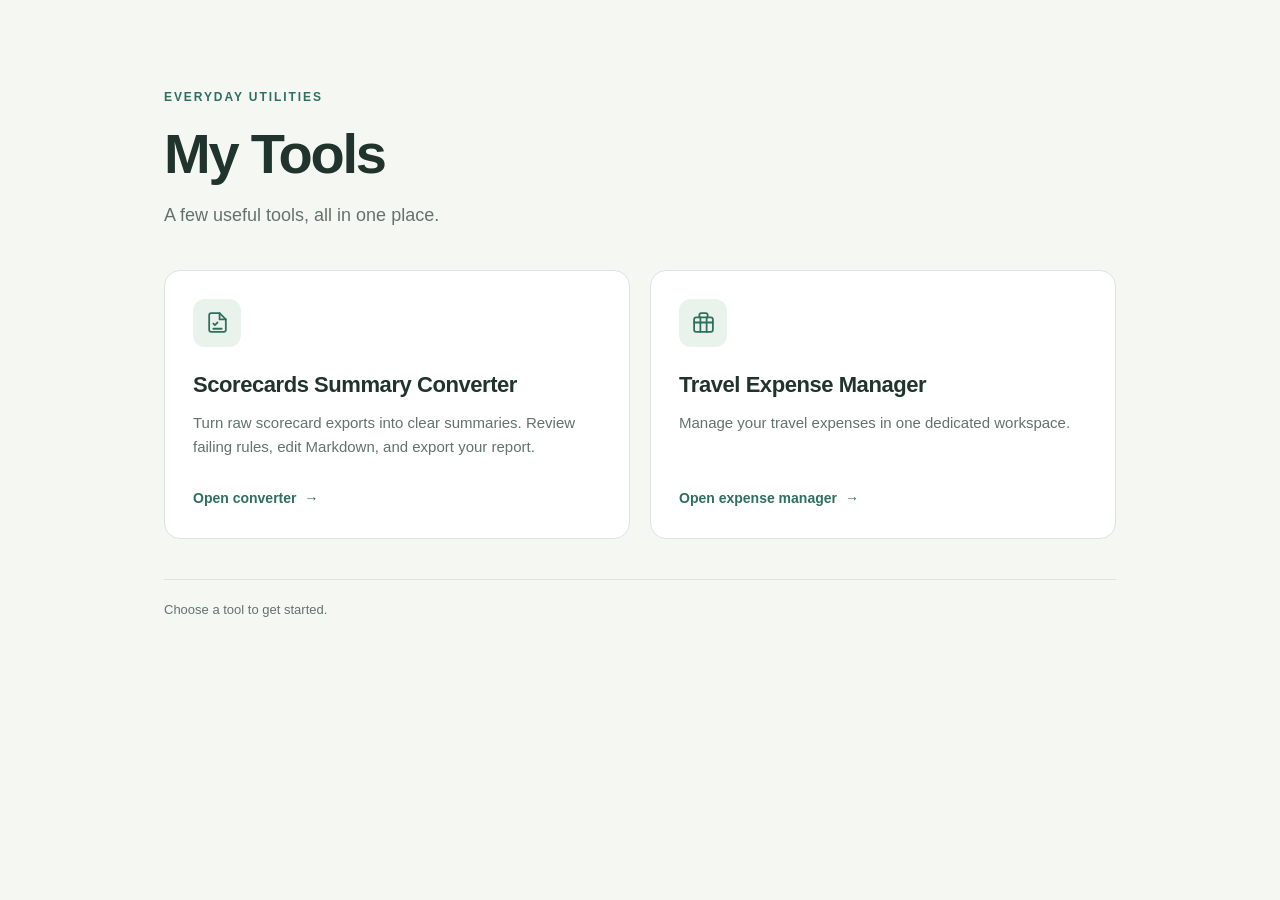
<file: index.html>
<!doctype html>
<html lang="en">
<head>
  <link rel="icon" type="image/png" href="./assets/favicon.png">
  <meta charset="utf-8">
  <meta name="viewport" content="width=device-width,initial-scale=1">
  <meta name="description" content="A collection of practical tools for everyday work.">
  <title>My Tools</title>
  <style>
    :root{color-scheme:light;--ink:#20332d;--muted:#63736b;--accent:#2f6f5e;--border:#dce4de}
    *{box-sizing:border-box}
    body{margin:0;background:#f5f7f3;color:var(--ink);font-family:-apple-system,BlinkMacSystemFont,"Segoe UI",sans-serif;line-height:1.6}
    main{max-width:1000px;margin:auto;padding:88px 24px 64px}
    .eyebrow{font-size:12px;font-weight:700;letter-spacing:.16em;text-transform:uppercase;color:var(--accent)}
    h1{font-size:clamp(36px,6vw,56px);line-height:1.1;letter-spacing:-.04em;margin:16px 0}
    .intro{font-size:18px;color:var(--muted);margin:0 0 40px}
    .tools{display:grid;grid-template-columns:repeat(2,minmax(0,1fr));gap:20px}
    .card{display:flex;flex-direction:column;padding:28px;border:1px solid var(--border);border-radius:16px;background:#fff;color:inherit;text-decoration:none;transition:transform .15s,border-color .15s,box-shadow .15s}
    .card:hover{transform:translateY(-3px);border-color:var(--accent);box-shadow:0 12px 28px #20332d0b}
    .card:focus-visible{outline:3px solid var(--accent);outline-offset:4px}
    .icon{width:48px;height:48px;display:grid;place-items:center;border-radius:12px;background:#eaf2ec;color:var(--accent);margin-bottom:24px}
    svg{width:25px;height:25px;fill:none;stroke:currentColor;stroke-width:1.7;stroke-linecap:round;stroke-linejoin:round}
    h2{font-size:22px;line-height:1.3;margin:0 0 12px;letter-spacing:-.02em}
    .card p{color:var(--muted);font-size:15px;margin:0 0 28px}
    .open{color:var(--accent);font-size:14px;font-weight:650;margin-top:auto;display:flex;align-items:center;gap:8px}
    footer{color:var(--muted);font-size:13px;margin-top:40px;padding-top:20px;border-top:1px solid var(--border)}
    @media(max-width:640px){main{padding:48px 20px}.tools{grid-template-columns:1fr}.card{padding:24px}}
    @media(prefers-reduced-motion:reduce){.card{transition:none}.card:hover{transform:none}}
  </style>
</head>
<body>
  <main>
    <header>
      <div class="eyebrow">Everyday utilities</div>
      <h1>My Tools</h1>
      <p class="intro">A few useful tools, all in one place.</p>
    </header>
    <nav class="tools" aria-label="Available tools">
      <a class="card" href="./scorecards-summary-converter/">
        <span class="icon" aria-hidden="true"><svg viewBox="0 0 24 24"><path d="M14 3H6a2 2 0 0 0-2 2v14a2 2 0 0 0 2 2h12a2 2 0 0 0 2-2V9z"/><path d="M14 3v6h6M8 13l1.5 1.5L12 12M8 18h8"/></svg></span>
        <h2>Scorecards Summary Converter</h2>
        <p>Turn raw scorecard exports into clear summaries. Review failing rules, edit Markdown, and export your report.</p>
        <span class="open">Open converter <span aria-hidden="true">→</span></span>
      </a>
      <a class="card" href="./travel-expense-manager/">
        <span class="icon" aria-hidden="true"><svg viewBox="0 0 24 24"><rect x="3" y="7" width="18" height="14" rx="2"/><path d="M8 7V5a2 2 0 0 1 2-2h4a2 2 0 0 1 2 2v2M3 12h18M9 7v14M15 7v14"/></svg></span>
        <h2>Travel Expense Manager</h2>
        <p>Manage your travel expenses in one dedicated workspace.</p>
        <span class="open">Open expense manager <span aria-hidden="true">→</span></span>
      </a>
    </nav>
    <footer>Choose a tool to get started.</footer>
  </main>
</body>
</html>
</file>
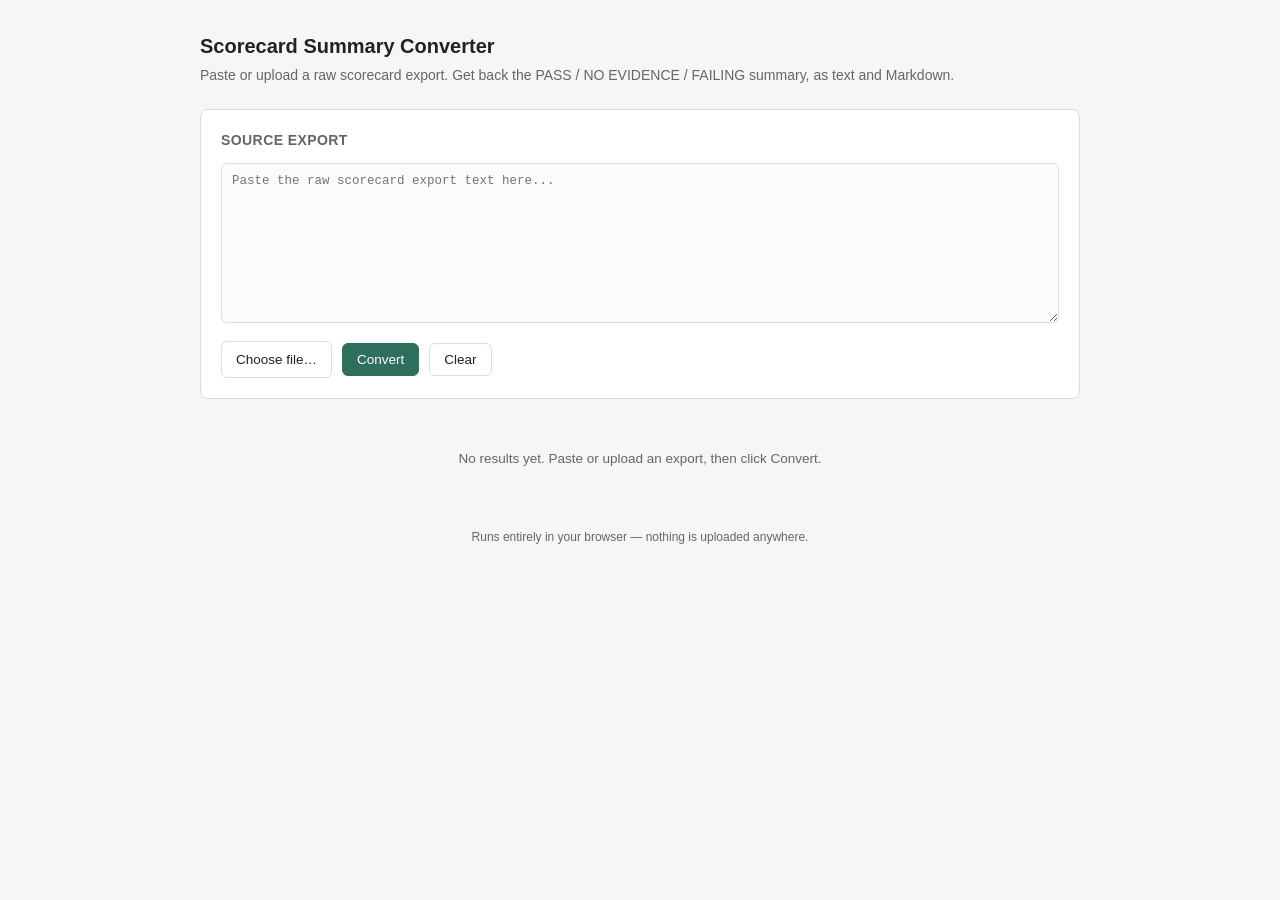
<file: scorecards-summary-converter/index.html>
<!DOCTYPE html>
<html lang="en">
<head>
<meta charset="UTF-8">
<meta name="viewport" content="width=device-width, initial-scale=1.0">
<title>Scorecard Summary Converter</title>
<style>
  :root {
    --bg: #f6f6f7;
    --panel: #ffffff;
    --border: #dcdde0;
    --text: #1f2328;
    --text-muted: #62666c;
    --accent: #2f6f5e;
    --accent-hover: #24564a;
    --fail-bg: #fdf1f0;
    --fail-border: #e6b3ae;
    --mono: ui-monospace, SFMono-Regular, Menlo, Consolas, "Liberation Mono", monospace;
    --sans: -apple-system, BlinkMacSystemFont, "Segoe UI", Helvetica, Arial, sans-serif;
  }
  * { box-sizing: border-box; }
  body {
    margin: 0;
    background: var(--bg);
    color: var(--text);
    font-family: var(--sans);
    line-height: 1.45;
  }
  .wrap {
    max-width: 920px;
    margin: 0 auto;
    padding: 32px 20px 80px;
  }
  h1 {
    font-size: 20px;
    font-weight: 600;
    margin: 0 0 4px;
  }
  .subtitle {
    color: var(--text-muted);
    font-size: 14px;
    margin: 0 0 24px;
  }
  .panel {
    background: var(--panel);
    border: 1px solid var(--border);
    border-radius: 8px;
    padding: 20px;
    margin-bottom: 20px;
  }
  .panel h2 {
    font-size: 14px;
    font-weight: 600;
    margin: 0 0 12px;
    text-transform: uppercase;
    letter-spacing: 0.03em;
    color: var(--text-muted);
  }
  textarea {
    width: 100%;
    min-height: 160px;
    resize: vertical;
    font-family: var(--mono);
    font-size: 12.5px;
    padding: 10px;
    border: 1px solid var(--border);
    border-radius: 6px;
    background: #fbfbfc;
    color: var(--text);
  }
  .controls {
    display: flex;
    align-items: center;
    gap: 10px;
    margin-top: 12px;
    flex-wrap: wrap;
  }
  button {
    font-family: var(--sans);
    font-size: 13.5px;
    font-weight: 500;
    padding: 8px 14px;
    border-radius: 6px;
    border: 1px solid var(--border);
    background: var(--panel);
    color: var(--text);
    cursor: pointer;
  }
  button:hover { background: #f0f0f1; }
  button.primary {
    background: var(--accent);
    border-color: var(--accent);
    color: #fff;
  }
  button.primary:hover { background: var(--accent-hover); }
  button:disabled {
    opacity: 0.5;
    cursor: not-allowed;
  }
  input[type="file"] { display: none; }
  .file-label {
    font-size: 13.5px;
    font-weight: 500;
    padding: 8px 14px;
    border-radius: 6px;
    border: 1px solid var(--border);
    background: var(--panel);
    cursor: pointer;
  }
  .file-label:hover { background: #f0f0f1; }
  .status {
    font-size: 13px;
    color: var(--text-muted);
    margin-left: auto;
  }
  .error {
    color: #9b2c26;
    font-size: 13.5px;
    margin-top: 10px;
    display: none;
  }
  /* Results are wider than the input column (up to 1100 px, never wider than the window), so the Preview
     shows the PDF pages at about their real width (269 mm of content ≈ 1017 px). */
  #results {
    display: flex; flex-direction: column; gap: 16px;
    width: min(1100px, calc(100vw - 40px));
    margin-left: 50%;
    transform: translateX(-50%);
  }
  .block-card {
    background: var(--panel);
    border: 1px solid var(--border);
    border-radius: 8px;
    overflow: hidden;
  }
  .block-head {
    padding: 14px 18px;
    border-bottom: 1px solid var(--border);
    display: flex;
    align-items: baseline;
    justify-content: space-between;
    flex-wrap: wrap;
    gap: 8px;
  }
  .block-title {
    font-weight: 600;
    font-size: 14.5px;
  }
  .block-meta {
    font-size: 12.5px;
    color: var(--text-muted);
  }
  .tabs {
    display: flex;
    gap: 4px;
    padding: 10px 18px 0;
  }
  .tab {
    font-size: 13px;
    font-weight: 500;
    padding: 6px 12px;
    border: 1px solid var(--border);
    border-bottom: none;
    border-radius: 6px 6px 0 0;
    background: #f0f0f1;
    color: var(--text-muted);
    cursor: pointer;
  }
  .tab.active {
    background: var(--panel);
    color: var(--text);
  }
  .tab-panel {
    display: none;
    border-top: 1px solid var(--border);
  }
  .tab-panel.active { display: block; }
  .tab-panel pre {
    margin: 0;
    padding: 16px 18px;
    font-family: var(--mono);
    font-size: 12px;
    white-space: pre-wrap;
    word-break: break-word;
    max-height: 480px;
    overflow: auto;
  }
  .markdown-help { margin: 12px 18px 8px; font-size: 12px; color: var(--text-muted); }
  .markdown-editor { display: block; width: calc(100% - 36px); margin: 0 18px 16px; min-height: 360px; line-height: 1.6; tab-size: 2; }
  .markdown-editor:focus { outline: 2px solid var(--accent); outline-offset: 2px; }
  .block-actions {
    display: flex;
    flex-wrap: wrap;
    gap: 8px;
    padding: 10px 18px;
    border-bottom: 1px solid var(--border);
  }
  .empty-state {
    color: var(--text-muted);
    font-size: 13.5px;
    text-align: center;
    padding: 30px 10px;
  }
  .pv-body {
    padding: 18px;
    font-size: 13.5px;
  }
  .pv-h1 {
    font-size: 16px;
    margin: 0 0 10px;
  }
  .pv-meta {
    font-size: 12.5px;
    color: var(--text-muted);
    margin-bottom: 14px;
    line-height: 1.7;
  }
  .pv-meta strong { color: var(--text); font-weight: 600; }
  .pv-intro {
    font-size: 13px;
    color: var(--text-muted);
    margin-bottom: 18px;
  }
  /* A heading directly above a table: its underline sits right on top of the table's header row (no white band). */
  .pv-h2:has(+ table) { margin-bottom: 0; }
  .pv-h2 {
    font-size: 13.5px;
    font-weight: 600;
    margin: 20px 0 10px;
    padding-bottom: 6px;
    border-bottom: 1px solid var(--border);
  }
  .certification-warning { padding: 12px 14px; border: 1px solid var(--fail-border); border-radius: 6px; background: var(--fail-bg); color: #9b2c26; }
  .pv-body blockquote, .print-doc blockquote { margin: 14px 0; padding: 10px 14px; border-left: 3px solid var(--fail-border); background: var(--fail-bg); }
  .pv-body blockquote p, .print-doc blockquote p { margin: 0; }
  .pv-none { color: var(--text-muted); }
  .pv-table {
    width: 100%;
    border-collapse: collapse;
    font-size: 13px;
    margin-bottom: 6px;
  }
  .pv-table th {
    text-align: left;
    font-size: 11.5px;
    text-transform: uppercase;
    letter-spacing: 0.03em;
    color: var(--text-muted);
    padding: 6px 8px;
    border-bottom: 1px solid var(--border);
  }
  .pv-table td {
    padding: 6px 8px;
    border-bottom: 1px solid #eeeeef;
    vertical-align: baseline; /* first text line of every cell lines up, whatever its font size */
  }
  .pv-table tr.sub-row td.sub-name {
    color: var(--text-muted);
    padding-left: 22px;
  }
  .cat-table { table-layout: fixed; }
  .cat-table col.c-cat { width: 25%; }
  .cat-table col.c-status { width: 11%; }
  .cat-table col.c-desc { width: 64%; }
  .pv-table td.desc { font-size: 12px; line-height: 1.45; color: #45484d; }
  /* Status icon; its text label is visually hidden (kept for screen readers and copy-paste). */
  .st { position: relative; display: inline-block; line-height: 1; white-space: nowrap; }
  .st svg { display: inline-block; width: 16px; height: 16px; vertical-align: -3.08px; }
  .st-label { position: absolute; width: 1px; height: 1px; overflow: hidden; clip: rect(0 0 0 0); white-space: nowrap; }
  .pv-head { display: grid; grid-template-columns: 1fr 1fr; gap: 24px; align-items: center; margin-bottom: 14px; }
  .pv-head .pv-meta { margin-bottom: 0; }
  .pv-legend { font-size: 12px; color: var(--text-muted); border: 1px solid var(--border); border-radius: 6px; padding: 10px 12px; }
  .pv-legend-title { font-size: 11px; font-weight: 600; text-transform: uppercase; letter-spacing: 0.03em; margin-bottom: 6px; }
  .pv-legend-item { display: flex; align-items: flex-start; gap: 8px; margin-top: 5px; line-height: 1.4; }
  .pv-count { flex: none; min-width: 2ch; text-align: right; font-weight: 700; color: var(--text); font-variant-numeric: tabular-nums; }
  .pv-legend-note { margin-top: 8px; padding-top: 7px; border-top: 1px solid var(--border); font-style: italic; }
  .pv-table thead th { background: #e8eaed; color: #3c4043; border-bottom: 1px solid #d5d8dc; }
  .pv-table tr.parent-row td { font-weight: 600; background: #f6f6f7; }
  .pv-table tr.parent-row td.desc { font-weight: 400; }
  .pv-note { font-size: 12px; color: var(--text-muted); font-style: italic; margin: 10px 0 0; }
  .pv-note a { color: inherit; word-break: break-all; }
  .see-details {
    display: block;
    font-size: 12px;
    color: var(--text-muted);
    font-style: italic;
  }

  /* IFC Scorecards page (first page): tiles */
  .ov-grid { display: grid; grid-template-columns: repeat(6, minmax(0, 1fr)); grid-auto-rows: 1fr; gap: 8px; margin-top: 12px; } /* 1fr rows: every row as tall as the tallest */
  .ov-tile { position: relative; display: flex; flex-direction: column; justify-content: center; border-radius: 4px; padding: 14px 8px 12px; text-align: center; box-shadow: 0 1px 2px rgba(0,0,0,0.12); }
  .ov-wide { grid-column: span 2; }
  .ov-pass { background: #d9f2de; }
  .ov-fail { background: #f9cfcf; }
  .ov-warning { background: #fdf1c4; }
  .ov-na { background: #e2e3e5; }
  .ov-code { display: flex; align-items: center; justify-content: center; gap: 6px; font-weight: 700; font-size: 12px; letter-spacing: 0.02em; }
  .ov-code svg { width: 18px; height: 18px; }
  .ov-name { margin-top: 6px; font-size: 11.5px; line-height: 1.25; }
  .ov-more { position: absolute; top: 6px; right: 7px; width: 13px; height: 13px; border: 1.5px solid #6b6e73; border-radius: 2px; font-size: 12px; line-height: 10px; font-weight: 700; color: #6b6e73; }
  .ov-legend { display: grid; grid-template-columns: repeat(4, 1fr); gap: 16px; margin-top: 24px; padding-top: 14px; border-top: 1px solid var(--border); }
  .ov-legend-item { display: flex; align-items: flex-start; gap: 10px; font-size: 11px; line-height: 1.35; color: var(--text-muted); }
  .ov-swatch { flex: none; display: flex; align-items: center; justify-content: center; gap: 5px; min-width: 48px; height: 26px; padding: 0 6px; box-sizing: border-box; border-radius: 3px; }
  .ov-count { font-weight: 700; font-size: 12px; color: #202124; font-variant-numeric: tabular-nums; }
  .ov-swatch svg { width: 15px; height: 15px; }

  /* IFC Scorecards page: metadata panel + tiles */
  .ov { margin-bottom: 28px; }
  .ovm-body { display: grid; grid-template-columns: 30% 1fr; border: 1px solid var(--border); border-radius: 6px; margin-top: 12px; }
  .ovm-meta { padding: 16px 18px; border-right: 1px solid var(--border); font-size: 12px; }
  .ovm-main { padding: 16px 18px; display: flex; flex-direction: column; }
  .ovm h3 { margin: 0 0 14px; font-size: 14px; font-weight: 700; }
  .ovm-list { display: grid; grid-template-columns: max-content 1fr; gap: 9px 12px; }
  .ovm-group { grid-column: 1 / -1; display: grid; grid-template-columns: subgrid; row-gap: 9px; align-content: start; }
  .ovm-k { text-align: right; font-weight: 600; max-width: 13.5em; } /* long labels wrap, like on the web page */
  .ovm-sep { grid-column: 1 / -1; border-top: 1px solid var(--border); margin: 6px 0; }
  .ovm .ov-grid { margin-top: 0; }
  /* Preview narrower than the PDF page (small window): scorecard panel below the metadata, metadata groups side
     by side (first group left, second group right), legend in two columns. Print always uses the PDF layout. */
  .pv-body { container-type: inline-size; }
  @container (max-width: 960px) {
    .ovm-body { grid-template-columns: 1fr; }
    .ovm-meta { border-right: none; border-bottom: 1px solid var(--border); }
    .ovm-list { grid-template-columns: max-content 1fr max-content 1fr; column-gap: 12px; }
    .ovm-group:first-child { grid-column: 1 / 3; }
    .ovm-group:last-child { grid-column: 3 / 5; grid-row: 1; padding-left: 16px; border-left: 1px solid var(--border); }
    .ovm-sep { display: none; }
    .ov-legend { grid-template-columns: repeat(2, 1fr); }
    .ov-name { overflow-wrap: anywhere; }
  }

  #printArea { display: none; }
  .print-doc { padding: 8px 4px; }
  /* Page setup for the PDF: landscape A4, buildingSMART logo top-left and "n of N" bottom-right on every page.
     Margin boxes are rendered by Chrome/Edge when saving as PDF. */
  @page {
    size: A4 landscape;
    margin: 24mm 14mm 14mm 14mm;
    @top-left {
      content: "";
      width: 46mm;
      height: 8.3mm;
      margin-top: 7mm;
      margin-bottom: 8.7mm;
      background: url("[data-uri]") left top / contain no-repeat;
    }
    @bottom-right {
      content: counter(page) " of " counter(pages);
      font-family: -apple-system, BlinkMacSystemFont, "Segoe UI", Roboto, Helvetica, Arial, sans-serif;
      font-size: 8pt;
      color: #62666c;
      vertical-align: middle;
    }
  }
  @media print {
    html, body { background: #fff; }
    /* Print only the report. The rest of the page is removed from the layout (display: none), not just hidden:
       hidden content still takes up space and would add blank pages at the end, e.g. when the Preview tab is open. */
    body > *:not(#printArea) { display: none !important; }
    #printArea { display: block; padding: 0; }
    .print-doc { padding: 0; font-size: 9pt; }
    .print-doc .pv-h1 { font-size: 13pt; }
    .print-doc .pv-h2 { font-size: 10.5pt; }
    .print-doc .pv-meta, .print-doc .pv-intro { font-size: 8.5pt; }
    .print-doc .pv-table { font-size: 9pt; }
    .print-doc .pv-table th { font-size: 7.5pt; padding: 4px 6px; }
    .print-doc .pv-table td { padding: 4px 6px; }
    .print-doc .pv-table td.desc { font-size: 8pt; }
    .print-doc .st svg { width: 11pt; height: 11pt; vertical-align: -2.1pt; }
    .print-doc .pv-legend { font-size: 8.5pt; padding: 7px 10px; }
    .print-doc .pv-legend-title { font-size: 7.5pt; }
    .print-doc .pv-legend-item { margin-top: 3px; gap: 6px; }
    .print-doc .pv-legend-note { margin-top: 5px; padding-top: 4px; }
    .print-doc .pv-note { font-size: 8.5pt; break-before: avoid; page-break-before: avoid; }
    .print-doc .pv-h2.page-break { break-before: page; page-break-before: always; margin-top: 0; }
    /* IFC Scorecards page fills page 1 (210 mm - 24 mm top - 14 mm bottom margin); the summary starts on page 2. */
    .print-doc .ov { display: flex; flex-direction: column; height: 170mm; margin-bottom: 0; break-after: page; page-break-after: always; }
    .print-doc .ov-tile { box-shadow: none; border: 0.75pt solid rgba(0,0,0,0.08); }
    .print-doc .ov-code svg { width: 12pt; height: 12pt; }
    .print-doc .ov-name { margin-top: 4pt; }
    .print-doc .ov-legend { margin-top: auto; }
    .print-doc .ovm-body { flex: 1; min-height: 0; }
    .print-doc .ovm-meta { font-size: 8pt; padding: 10pt 12pt; }
    .print-doc .ovm-main { padding: 10pt 12pt; }
    .print-doc .ovm h3 { font-size: 10pt; margin-bottom: 10pt; }
    .print-doc .ovm-list { gap: 6pt 8pt; }
    .print-doc .ovm-group { row-gap: 6pt; }
    .print-doc .ovm .ov-grid { gap: 5pt; }
    .print-doc .ovm .ov-tile { padding: 8pt 4pt 7pt; }
    .print-doc .ovm .ov-code { font-size: 8pt; }
    .print-doc .ovm .ov-name { font-size: 7.5pt; }
    .print-doc .ovm .ov-legend { gap: 10pt; }
    .print-doc .ovm .ov-legend-item { font-size: 7pt; gap: 6pt; }
    .print-doc .ovm .ov-swatch { min-width: 34pt; height: 19pt; gap: 3pt; padding: 0 4pt; }
    .print-doc .ov-count { font-size: 8.5pt; }
    .print-doc .see-details { font-size: 8pt; margin-top: 2px; }
    .print-doc tr, .print-doc blockquote, .print-doc pre, .print-doc li { break-inside: avoid; page-break-inside: avoid; }
    .print-doc h1, .print-doc h2, .print-doc h3, .print-doc h4 { break-after: avoid; page-break-after: avoid; break-inside: avoid; }
    .print-doc thead { display: table-header-group; }
    .print-doc p { orphans: 3; widows: 3; }
    * { -webkit-print-color-adjust: exact; print-color-adjust: exact; }
  }
  footer {
    text-align: center;
    color: var(--text-muted);
    font-size: 12px;
    margin-top: 30px;
  }
</style>
</head>
<body>
<div class="wrap">
  <h1>Scorecard Summary Converter</h1>
  <p class="subtitle">Paste or upload a raw scorecard export. Get back the PASS / NO EVIDENCE / FAILING summary, as text and Markdown.</p>

  <div class="panel">
    <h2>Source export</h2>
    <textarea id="sourceInput" placeholder="Paste the raw scorecard export text here..."></textarea>
    <div class="controls">
      <label class="file-label" for="fileInput">Choose file…</label>
      <input type="file" id="fileInput" accept=".txt">
      <button class="primary" id="convertBtn">Convert</button>
      <button id="clearBtn">Clear</button>
      <span class="status" id="statusText"></span>
    </div>
    <div class="error" id="errorText"></div>
  </div>

  <div id="results">
    <div class="empty-state">No results yet. Paste or upload an export, then click Convert.</div>
  </div>

  <footer>Runs entirely in your browser — nothing is uploaded anywhere.</footer>
</div>

<div id="printArea"></div>


<script src="marked/marked.js"></script>
<script>
// ---------- Conversion logic ----------

const STATUS_MAP = {
  "pass": "PASS",
  "not applicable": "NO EVIDENCE",
  "fail": "FAIL",
  "warning": "WARNING",
};

// Category descriptions, verbatim from buildingSMART/ifc-gherkin-rules docs/fixtures/functional_parts.json (main).
const CATEGORY_DESCRIPTIONS = {
  SYNTAX: "STEP Physical File syntax.",
  SCHEMA: "IFC schema referenced in the file, including formal propositions and functions encoded in the EXPRESS schema language.",
  IFC: "Complementary checks to the schema validation, considered prerequisites or fundamental for a valid IFC file. At the moment includes checks on: the validity of the IFC schema version; and the absence of deprecated concepts.",
  ANN: "The ability to add annotations to elements and spaces, such as labels, notes, and dimensions.",
  ASM: "The ability to model elements composed of / constructed by other elements. For example, a roof might be assembled from a series of prefabricated truss components.",
  BLT: "The ability to model various building and infrastructure elements, including walls, floors, roofs, stairs, doors, windows, columns, road pavements, bridge decks, railway track elements, etc.",
  CLS: "The ability to classify elements, materials, and systems according to various classification systems, such as the UNIFORMAT or Omniclass classification systems.",
  CST: "The ability to assign costing information to objects.",
  CTR: "The ability to model constraints on building elements, such as minimum and maximum dimensions or clearances, and to enforce these constraints during design and construction.",
  CTX: "The ability to assign colour, texture and other presentation appearance information to objects.",
  DOC: "The ability to associate reference to documentation to objects.",
  GEM: "The ability to represent built elements and spaces using various geometry types, including parametric, mesh, and voxel-based representations.",
  GRF: "The ability to accurately define the geographic location and orientation of the model relative to a reference coordinate system, such as a national or global coordinate system. ",
  GRP: "The ability to group objects related by functional or logical criteria. Used, for example to model building systems, such as HVAC (heating, ventilation, and air conditioning) systems; to group assets that have the same maintenance schedule; to group all terminals of a fire-protection system.",
  LAY: "The ability to assign layers (also known as, CAD layer) to collection of elements. This is used mainly for grouping and visibility control, and in general to organise geometry into groups that may be shown or hidden.",
  LIB: "The ability to associate library entities, such as from a product library or external database to objects and object types.",
  MAT: "The ability to define materials assigned to elements.",
  OJP: "The ability to define the location, orientation, and scale of built elements and systems within the building model.",
  OJT: "The ability to define elements (and unfortunately not systems) based on their type or function within the model, allowing reusability of information by the occurrence of such types.",
  POR: "The ability to define ports (as means for an element to connect to other elements) and the relationship that is made between two ports.",
  POS: "The ability to define (virtual) objects that are used to position other elements relatively. Includes grids, alignments, and referents.",
  PJS: "The ability to define the overall context and directory of objects within the model. Among others, the context definition includes default units and geometric representation context for shape representations.",
  PSE: "The ability to define properties of elements and systems, such as their performance characteristics.",
  QTY: "The ability to define quantities of elements, such as their dimensions, volume, area, weight.",
  SDL: "The ability to assign scheduling information to objects.",
  SPA: "The ability to model spaces, such as rooms, hallways, clearance zones, and circulation areas.",
  SPS: "The ability to define spatial organisation within a building or infrastructure project. This includes the hierarchical relationships between spatial containers, such as buildings within a site, storeys within a building and rooms within a storey.",
  STR: "The ability to define structural members and structural connections, as analysis idealizations of built elements. And the ability to define actions (such as forces, displacements, etc.) and reactions (support reactions, internal forces, deflections, etc.) associated to structural items and specified by using the basic load definitions.",
  VER: "The ability to track changes to building data over time and to maintain a history of changes.",
  VRT: "The ability to model special elements providing imaginary, placeholder, or provisional areas (e.g. clearance), volumes, and boundaries.",
  GDP: "The ability to define the placement of a product in relation to a design grid.",
  LIP: "The ability to define the placement of a product in relation to a curve.",
  LOP: "The ability to define the placement of a product in relation to the placement of another product; or its absolute placement within the geometric representation context of the project.",
  ALB: "The ability to define an alignment curve, and its components. These can be used as reference for object placement.",
  GRD: "The ability to define a design grid to be used as reference for object placement.",
  RFT: "The ability to define a referent to be used as reference for object placement.",
  AXG: "This involves representing the geometry using a set of axes, where each axis consists of a position in 3D space and a direction vector. This can be useful for representing geometry that follows a certain pattern or direction, such as walls, beams, columns, or other elements. In IFC, axis geometry can be represented using the IfcCartesianPoint and IfcDirection classes, which define the position and direction of the axes, respectively.",
  ALS: "This involves representing the geometry using a collection of segments that define a linear path in 3D space. This can be useful for representing linear objects such as roads, railways, or pipelines.",
  BBX: "This involves defining an orthogonal box, oriented parallel to the axes of the object coordinate system in which it is defined and containing a geometry object, which defines the spatial extent of the latter.",
  BRP: "This involves representing geometry using a collection of connected surfaces and edges. BREP geometry can be used to represent complex shapes with curved surfaces or unusual topology. BREP geometry can be represented in IFC using IfcFacetedBrep for polygonal meshes or IfcManifoldSolidBrep for more complex solid geometry. These entities can be further described using a collection of geometric representations such as IfcCartesianPoint, IfcPolyLoop, and IfcSurface.",
  CPD: "This involves visualizations of a 3D model where part of the model is \"clipped\" or cut away to allow for better examination of the internal structures or components. This is often done using clipping planes or sections.",
  CSG: "This involves creating complex geometry by combining simpler shapes using Boolean operations such as union, intersection, and difference. CSG can be useful for creating complex shapes with predictable and repeatable geometry. CSG can be represented in IFC using the IfcBooleanResult entity, which defines the Boolean operation to be applied to a set of one or more shape representations.",
  PBG: "This involves representing geometry using a collection of individual points in 3D space. Point-based geometry can be useful for representing large-scale environments or for creating simplified representations of more complex geometry. Point-based geometry can be represented in IFC using a range of different point types, such as 3D point clouds or scattered point data.",
  MPD: "This involves identifying a representation and a representation item in that representation for the purpose of mapping. The representation item defines the origin of the mapping. The representation map is used as the source of a mapping by a mapped item.",
  RCO: "Such as connection geometry, space boundaries, interference geometries. This is not a geometry category per se, but it's a specific way geometry is used in IFC",
  SWE: "This involves taking a 2D shape (often called the \"profile\") and moving it along a 3D path, generating a 3D shape. The resulting shape is typically smooth and continuous, with its cross-section changing gradually along the length of the path. Sweep geometry can be useful for representing a variety of objects, such as pipes, cables, and architectural details like moldings. In IFC, sweep geometry can be represented using the IfcExtrudedAreaSolid, IfcRevolvedAreaSolid, and IfcSweptAreaSolid entities.",
  TAS: "This involves representing geometry using a collection of interconnected vertices, edges, and faces, which are used to approximate a smooth surface. Tessellated geometry can be useful for representing organic or irregular shapes, or for creating low-resolution representations of more complex geometry. In IFC, tessellated geometry can be represented using a range of different mesh types, such as triangular, quadrilateral, or polyhedral meshes.",
  TFM: "Transformation geometry involves representing geometry using spatial transformations, such as rotations, translations, and scaling. It allows for the modification of existing geometry without the need to create new geometry from scratch. Transformation geometry can be used to represent various types of transformations, including cartesian transformations, placement transformations, and composite transformations, among others. These transformations can be applied to a range of geometric entities, including points, curves, surfaces, and solids, to create new or modified geometry. In IFC, transformation geometry is represented using the IfcCartesianTransformationOperator and IfcObjectPlacement entities.",
};

function describe(code) {
  return CATEGORY_DESCRIPTIONS[code] || "";
}

const CANONICAL_FUNCTIONAL = [
  ["ANN", "Annotations"],
  ["ASM", "Assemblies"],
  ["BLT", "Built elements"],
  ["CLS", "Classification reference"],
  ["CST", "Costing"],
  ["CTR", "Constraints"],
  ["CTX", "Presentation Colours & Textures"],
  ["DOC", "Documentation reference"],
  ["GEM", "Geometry representation"],
  ["GRF", "Georeferencing"],
  ["GRP", "Groups"],
  ["LAY", "Presentation layer"],
  ["LIB", "Library reference"],
  ["MAT", "Materials"],
  ["OJP", "Object placement"],
  ["OJT", "Objects typing"],
  ["PJS", "Project definition"],
  ["POR", "Ports Connectivity & Nesting"],
  ["POS", "Positioning elements"],
  ["PSE", "Properties for object"],
  ["QTY", "Quantities for objects"],
  ["SDL", "Scheduling of activities"],
  ["SPA", "Spaces"],
  ["SPS", "Spatial breakdown"],
  ["STR", "Structural items and actions"],
  ["VER", "Versioning & Revision Control"],
  ["VRT", "Virtual elements"],
];

const CANONICAL_SUBCATEGORIES = {
  "GEM": [
    ["ALS", "Alignment geometry"],
    ["AXG", "Axis geometry"],
    ["BBX", "Bounding box"],
    ["BRP", "Boundary Representation (BREP)"],
    ["CPD", "Clipped representations"],
    ["CSG", "Constructive Solid Geometry (CSG)"],
    ["MPD", "Mapped geometry"],
    ["PBG", "Point-based geometry"],
    ["RCO", "Relational constructs"],
    ["SWE", "Sweeps (i.e. extrusions, lofts, blends)"],
    ["TAS", "Tessellated (i.e. meshes)"],
    ["TFM", "Transformations"],
  ],
  "OJP": [
    ["GDP", "Grid placement"],
    ["LIP", "Linear placement"],
    ["LOP", "Local placement"],
  ],
  "POS": [
    ["ALB", "Alignment"],
    ["GRD", "Grid"],
    ["RFT", "Referent"],
  ],
};

const CATEGORY_CODE_RE = /^[A-Z]{2,}$/;
const EQ_LINE_RE = /^=+$/;

function splitBlocks(fullText) {
  const lines = fullText.replace(/\r\n/g, "\n").split("\n");
  const eqPositions = [];
  lines.forEach((l, i) => {
    const t = l.trim();
    if (EQ_LINE_RE.test(t) && t.length >= 10) eqPositions.push(i);
  });

  const blocks = [];
  let i = 0;
  while (i + 1 < eqPositions.length) {
    const start = eqPositions[i];
    const headerEnd = eqPositions[i + 1];
    const headerLines = lines.slice(start, headerEnd + 1);
    const bodyStart = headerEnd + 1;
    const bodyEnd = (i + 2 < eqPositions.length) ? eqPositions[i + 2] : lines.length;
    const bodyLines = lines.slice(bodyStart, bodyEnd);
    blocks.push({ headerLines, bodyLines });
    i += 2;
  }
  return blocks;
}

function parseFailingRules(lines) {
  const rules = [];
  const path = [];
  for (const raw of lines) {
    const match = raw.match(/^(\s*)(.+?):\s*(.+)$/);
    if (!match) continue;
    const indent = match[1].replace(/\t/g, "    ").length;
    const name = match[2].trim();
    const value = match[3].trim();
    while (path.length && path[path.length - 1].indent >= indent) path.pop();
    const code = name.split(" ")[0];
    if (CATEGORY_CODE_RE.test(code)) {
      path.push({ indent, name });
    } else if (/^fail(?:\s|$)/i.test(value)) {
      const count = value.match(/\((\d+)\)/);
      rules.push({ name, category: path.map(p => p.name).join(" / "), count: count ? count[1] : "—" });
    }
  }
  return rules;
}

function markdownCell(value) {
  return String(value).replace(/&/g, "&amp;").replace(/</g, "&lt;").replace(/>/g, "&gt;").replace(/\|/g, "&#124;").replace(/\r?\n/g, " ");
}

const RULE_CATALOG_URL = "https://buildingsmart.github.io/ifc-gherkin-rules/branches/main/features/index.html";
const RULE_CATALOG_TEXT = "For the full list of Validation Service rules, see the rule catalog:";
const RULES_POINTER = "The Failing rules table on the next page lists each rule that failed, with its reported count.";

function listNames(names) {
  return names.length < 2 ? names.join("") : names.slice(0, -1).join(", ") + " and " + names[names.length - 1];
}
function subpartsPointer(withSubs) {
  return `The Subparts table on the next page breaks down ${listNames(withSubs.map(c => c.name))} into their subparts.`;
}

function rulesMarkdown(rules) {
  return ["## Failing rules", "", ...(rules.length ? [
    "| Rule | Functional Part | Reported count |",
    "|---|---|---|",
    ...rules.map(r => `| ${markdownCell(r.name)} | ${markdownCell(r.category)} | ${r.count} |`)
  ] : ["None"]), "", `${RULE_CATALOG_TEXT} [${RULE_CATALOG_URL}](${RULE_CATALOG_URL})`, ""];
}

function normalizeSubs(subs, code) {
  const canon = CANONICAL_SUBCATEGORIES[code];
  if (!canon) return subs;

  const byCode = {};
  subs.forEach(s => { byCode[s.code] = s; });

  const merged = [];
  const seen = new Set();
  for (const [c, n] of canon) {
    seen.add(c);
    if (byCode[c]) merged.push(byCode[c]);
    else merged.push({ code: c, name: n, status: "not applicable" });
  }
  const extras = Object.keys(byCode)
    .filter(c => !seen.has(c))
    .sort()
    .map(c => byCode[c]);
  return merged.concat(extras);
}

function normalizeCategories(categories) {
  const byCode = {};
  categories.forEach(c => {
    if (c.code !== "SYNTAX" && c.code !== "SCHEMA") byCode[c.code] = c;
  });
  const syntax = categories.find(c => c.code === "SYNTAX") || null;
  const schema = categories.find(c => c.code === "SCHEMA") || null;
  if (schema) schema.subs = [];

  const merged = [];
  const seen = new Set();
  for (const [code, name] of CANONICAL_FUNCTIONAL) {
    seen.add(code);
    if (byCode[code]) merged.push(byCode[code]);
    else merged.push({ code, name, status: "not applicable", subs: [], added: true }); // not in the export
  }
  const extras = Object.keys(byCode)
    .filter(code => !seen.has(code))
    .sort()
    .map(code => byCode[code]);
  merged.push(...extras);

  merged.forEach(cat => {
    cat.subs = normalizeSubs(cat.subs, cat.code);
  });

  const result = [];
  if (syntax) result.push(syntax);
  if (schema) result.push(schema);
  return result.concat(merged);
}

function parseBlock(headerLines, bodyLines) {
  const info = {};
  headerLines.forEach(line => {
    if (line.includes(":") && !line.trim().startsWith("=")) {
      const idx = line.indexOf(":");
      const k = line.slice(0, idx).trim();
      const v = line.slice(idx + 1).trim();
      info[k] = v;
    }
  });

  const categories = [];
  let currentTop = null;

  for (const raw of bodyLines) {
    if (!raw.trim()) continue;
    const indent = raw.length - raw.replace(/^ +/, "").length;
    const level = Math.floor(indent / 4);
    const content = raw.trim();
    if (!content.includes(":")) continue;
    const idx = content.indexOf(":");
    const left = content.slice(0, idx).trim();
    const right = content.slice(idx + 1).trim();

    const spaceIdx = left.indexOf(" ");
    const code = spaceIdx === -1 ? left : left.slice(0, spaceIdx);

    if (!CATEGORY_CODE_RE.test(code)) continue; // leaf rule / fail-detail -> dropped

    const name = spaceIdx === -1 ? code : left.slice(spaceIdx + 1);
    const status = right.split(" (")[0].trim();

    if (level === 0) {
      currentTop = { code, name, status, subs: [] };
      categories.push(currentTop);
    } else if (level === 1) {
      if (!currentTop) continue;
      currentTop.subs.push({ code, name, status });
    }
    // level 2 = leaf under subcategory, already excluded above
  }

  if (categories.length === 0) {
    return { info, categories: [] };
  }
  return { info, categories: normalizeCategories(categories) };
}

function label(code, name) {
  if (code.toUpperCase() === name.toUpperCase()) return name;
  if (name.toLowerCase().includes(`(${code})`.toLowerCase())) return name;
  return `${name} (${code})`;
}

const SUBPARTS_NOTE = "see Subparts table";

// withSubs=false: parent line only, with a pointer to the Subparts section.
// withSubs=true: parent line followed by its subparts (used in the Subparts section).
function renderCategoryBlockText(cat, withSubs = false) {
  const lines = [];
  const suffix = (!withSubs && cat.subs.length) ? ` (${SUBPARTS_NOTE})` : "";
  lines.push(`- ${label(cat.code, cat.name)}: ${STATUS_MAP[cat.status] || cat.status.toUpperCase()}${suffix}`);
  if (withSubs) cat.subs.forEach(sub => {
    lines.push(`  - ${label(sub.code, sub.name)}: ${STATUS_MAP[sub.status] || sub.status.toUpperCase()}`);
  });
  lines.push("");
  return lines;
}

const CERTIFICATION_WARNING = "Software certification cannot be completed until all reported errors have been resolved. See the Failing rules section at the end of this report for details.";

function hasErrors(categories) {
  return categories.some(cat => cat.status === "fail" || cat.subs.some(sub => sub.status === "fail"));
}

function renderText(headerLines, categories, rules = []) {
  const out = [];
  out.push(...headerLines);
  out.push("");
  out.push(
    "Based on the IFC files observed as of the Last Data Refresh date indicated " +
    "above, the following summarises the IFC features supported by the evaluated " +
    "Application."
  );
  out.push("");
  out.push("");

  const passing = [];
  const failing = [];

  categories.forEach(cat => {
    const block = renderCategoryBlockText(cat);
    (cat.status === "fail" ? failing : passing).push(...block);
  });

  out.push("FAILING");
  out.push("-------");
  out.push("");
  out.push(...(failing.length ? failing : ["None"]));
  if (hasErrors(categories) || rules.length) out.push("", "WARNING: " + CERTIFICATION_WARNING, "");
  out.push("", "PASSING or NO EVIDENCE", "----------------------", "", ...passing, "");
  const withSubs = categories.filter(cat => cat.subs.length);
  if (withSubs.length) out.push("SUBPARTS", "--------", "", ...withSubs.flatMap(cat => renderCategoryBlockText(cat, true)));

  out.push("FAILING RULES", "-------------", "", ...(rules.length ? rules.map(r => `- ${r.name} | ${r.category} | Reported count: ${r.count}`) : ["None"]), "", `${RULE_CATALOG_TEXT} ${RULE_CATALOG_URL}`, "");
  return out.join("\n");
}

function renderCategoryRowsMd(cat, withSubs = false) {
  const rows = [];
  const note = (!withSubs && cat.subs.length) ? ` *(${SUBPARTS_NOTE})*` : "";
  rows.push(`| ${markdownCell(label(cat.code, cat.name))}${note} | ${STATUS_MAP[cat.status] || cat.status.toUpperCase()} | ${markdownCell(describe(cat.code))} |`);
  if (withSubs) cat.subs.forEach(sub => {
    rows.push(`| &nbsp;&nbsp;↳ ${markdownCell(label(sub.code, sub.name))} | ${STATUS_MAP[sub.status] || sub.status.toUpperCase()} | ${markdownCell(describe(sub.code))} |`);
  });
  return rows;
}

function renderMarkdown(info, categories, rules = []) {
  const out = [];
  out.push("# Scorecard Summary");
  out.push("");
  Object.entries(info).forEach(([k, v]) => {
    out.push(`**${k}:** ${v}  `);
  });
  out.push("");
  out.push(
    "Based on the IFC files observed as of the Last Data Refresh date indicated " +
    "above, the following summarises the IFC features supported by the evaluated " +
    "Application."
  );
  out.push("");

  const passing = [];
  const failing = [];
  categories.forEach(cat => {
    const rows = renderCategoryRowsMd(cat);
    (cat.status === "fail" ? failing : passing).push(...rows);
  });

  out.push("");
  out.push("## Failing");
  out.push("");
  if (!failing.length) {
    out.push("None");
  } else {
    out.push("| Functional Part | Support | Description |");
    out.push("|---|---|---|");
    out.push(...failing);
  }
  out.push("");

  if (hasErrors(categories) || rules.length) out.push("> **Warning:** " + CERTIFICATION_WARNING, "");
  out.push("## Passing or No Evidence", "", "| Functional Part | Support | Description |", "|---|---|---|", ...passing, "");
  const withSubs = categories.filter(cat => cat.subs.length);
  if (withSubs.length) out.push(`*${subpartsPointer(withSubs)}*`, "", "## Subparts", "", "| Functional Part | Support | Description |", "|---|---|---|", ...withSubs.flatMap(cat => renderCategoryRowsMd(cat, true)), "");
  if (rules.length) out.push(`*${RULES_POINTER}*`, "");
  out.push(...rulesMarkdown(rules));
  return out.join("\n");
}

function escapeHtml(s) {
  return String(s).replace(/[&<>]/g, c => ({ "&": "&amp;", "<": "&lt;", ">": "&gt;" }[c]));
}

// Status glyphs, styled after the Validation Service legend: green tick, red exclamation, amber warning triangle;
// grey dash for "no evidence". Used on a small tile in tables and the legend, and bare on the overview tiles.
const STATUS_GLYPHS = {
  pass: '<circle cx="8" cy="8" r="5" fill="#2e9e5b"/><path d="M5.6 8.1l1.6 1.6 3.2-3.3" fill="none" stroke="#fff" stroke-width="1.5" stroke-linecap="round" stroke-linejoin="round"/>',
  fail: '<circle cx="8" cy="8" r="5" fill="#d93a3a"/><path d="M8 5.3v3.3" stroke="#fff" stroke-width="1.5" stroke-linecap="round"/><circle cx="8" cy="10.7" r="0.85" fill="#fff"/>',
  warning: '<path d="M8 2.6l5.6 10H2.4z" fill="#f5c400" stroke="#f5c400" stroke-width="1" stroke-linejoin="round"/><path d="M8 6.4v3" stroke="#5a4500" stroke-width="1.3" stroke-linecap="round"/><circle cx="8" cy="11" r="0.75" fill="#5a4500"/>',
  na: '<circle cx="8" cy="8" r="5" fill="#a3a6ab"/><path d="M5.7 8h4.6" stroke="#fff" stroke-width="1.5" stroke-linecap="round"/>',
};
const STATUS_TILE_BG = {"pass": "#dcf1e4", "fail": "#f9d2d2", "warning": "#fdf1c4", "na": "#eeeeef"};
const svgIcon = inner => `<svg viewBox="0 0 16 16" aria-hidden="true">${inner}</svg>`;
const STATUS_ICONS = Object.fromEntries(Object.entries(STATUS_GLYPHS).map(([kind, glyph]) =>
  [kind, svgIcon(`<rect width="16" height="16" rx="3" fill="${STATUS_TILE_BG[kind]}"/>${glyph}`)]));

// Tables show the icon only; the label stays in the markup (visually hidden) for screen readers, tooltips and copy-paste.
function statusHtml(kind, text) {
  return `<span class="st st-${kind}" title="${text}">${STATUS_ICONS[kind]}<span class="st-label">${text}</span></span>`;
}

const STATUS_LEGEND = [
  ["pass", "PASS", "Consistently valid in the evaluated IFC files."],
  ["fail", "FAIL", "Not consistently valid in the evaluated IFC files."],
  ["warning", "WARNING", "Valid, but some industry best practices may have warnings. The tool is still compliant with IFC."],
  ["na", "NO EVIDENCE", "Not observed in the evaluated IFC files. No judgment can be made."],
];

function statusKind(status) {
  return status === "pass" ? "pass" : status === "fail" ? "fail" : status === "warning" ? "warning" : "na";
}

// Scorecard tiles: the parts listed in the export (not the ones the tool adds as NO EVIDENCE to complete the tables).
function overviewTilesHtml(categories) {
  return categories.filter(cat => !cat.added).map(cat => {
    const kind = statusKind(cat.status);
    const wide = cat.code === "SYNTAX" || cat.code === "SCHEMA" ? " ov-wide" : "";
    const more = cat.subs.length ? '<span class="ov-more" title="See Subparts table">+</span>' : "";
    return `<div class="ov-tile ov-${kind}${wide}">${more}<div class="ov-code">${svgIcon(STATUS_GLYPHS[kind])}<span>${escapeHtml(cat.code)}</span></div>` +
      `<div class="ov-name">${escapeHtml(cat.name)}</div><span class="st-label">${STATUS_MAP[cat.status] || cat.status.toUpperCase()}</span></div>`;
  }).join("");
}

// Legend under the tiles; next to each icon, how many tiles on the page have that status.
function overviewLegendHtml(categories) {
  const counts = { pass: 0, fail: 0, warning: 0, na: 0 };
  categories.filter(cat => !cat.added).forEach(cat => { counts[statusKind(cat.status)]++; });
  return `<div class="ov-legend">${STATUS_LEGEND.map(([kind, , desc]) =>
    `<div class="ov-legend-item"><span class="ov-swatch ov-${kind}">${svgIcon(STATUS_GLYPHS[kind])}<span class="ov-count">${counts[kind]}</span></span><span>${desc}</span></div>`).join("")}</div>`;
}

// First page, "IFC Scorecards": the scorecard as on the Validation Service web page, with the "Authoring Tool"
// metadata panel on the left and the legend under the tiles. Two groups in the web page's order and wording; keys not listed here go at the end of the first group.
const OV_META_GROUPS = [
  [["Company"], ["Application"], ["Version"], ["Last Data Refresh"], ["Total Evaluated File(s)"], ["Any Pending Quarantine?", "Pending Quarantine"]],
  [["Selected File(s)", "Selected Evaluated File(s)"], ["Validation Service Version"], ["IFC Schema Version"],
   ["Digital Application Authentication only", "Digital Application Authentication"], ["Recognized MVD only", "Recognized MVD"]],
];

// TRUE/FALSE values are shown as Yes/No, like Pending Quarantine.
function metaValueHtml(value) {
  const v = String(value).trim();
  return escapeHtml(/^true$/i.test(v) ? "Yes" : /^false$/i.test(v) ? "No" : v);
}

function scorecardsPageHtml(info, categories) {
  const known = new Set(OV_META_GROUPS.flat().map(([k]) => k));
  const extra = Object.keys(info).filter(k => !known.has(k)).map(k => [k]);
  const row = ([k, label]) => k in info ? `<span class="ovm-k">${escapeHtml(label || k)}</span><span class="ovm-v">${metaValueHtml(info[k])}</span>` : "";
  const list = [OV_META_GROUPS[0].concat(extra), OV_META_GROUPS[1]].map(g => `<div class="ovm-group">${g.map(row).join("")}</div>`).join('<div class="ovm-sep"></div>');
  return `<section class="ov ovm"><h1 class="pv-h1">IFC Scorecards</h1><div class="ovm-body">` +
    `<div class="ovm-meta"><h3>Authoring Tool</h3><div class="ovm-list">${list}</div></div>` +
    `<div class="ovm-main"><h3>Scorecard</h3><div class="ov-grid">${overviewTilesHtml(categories)}</div>${overviewLegendHtml(categories)}</div></div></section>`;
}

// Summary box next to the metadata (Scorecard Summary). The counts are filled in by fillSummaryCounts() from the
// tables themselves, so they also follow edits made in the Markdown tab.
function legendHtml() {
  return `<div class="pv-legend"><div class="pv-legend-title">Summary</div>${STATUS_LEGEND.map(([kind, text, desc]) =>
    `<div class="pv-legend-item" data-kind="${kind}">${statusHtml(kind, text)}<span class="pv-count">0</span><span>${desc}</span></div>`).join("")}` +
    `<div class="pv-legend-note"></div></div>`;
}

// Count every row of the functional-part tables once: parts and subparts. Parent rows in the Subparts table
// repeat a part already counted in the Failing / Passing tables, so they are skipped.
function fillSummaryCounts(root) {
  const box = root.querySelector(".pv-legend");
  if (!box) return;
  const counts = { pass: 0, fail: 0, warning: 0, na: 0 };
  let parts = 0, subs = 0;
  for (const row of root.querySelectorAll("table.cat-table tbody tr:not(.parent-row)")) {
    const st = row.querySelector(".st");
    if (!st) continue;
    const kind = ["pass", "fail", "warning", "na"].find(k => st.classList.contains("st-" + k));
    counts[kind]++;
    if (row.classList.contains("sub-row")) subs++; else parts++;
  }
  for (const item of box.querySelectorAll(".pv-legend-item")) item.querySelector(".pv-count").textContent = counts[item.dataset.kind];
  box.querySelector(".pv-legend-note").textContent =
    `Counts include subparts: ${parts} functional parts and ${subs} subparts, ${parts + subs} in total. ` +
    `The scorecard on page 1 counts only the functional parts it shows, without subparts, so its numbers are lower.`;
}

function statusIconHtml(status) {
  const text = STATUS_MAP[status] || status.toUpperCase();
  return statusHtml(statusKind(status), text);
}

function pushCategoryRowsHtml(cat, rows, withSubs = false) {
  const note = (!withSubs && cat.subs.length) ? ` <span class="see-details">(${SUBPARTS_NOTE})</span>` : "";
  rows.push(`<tr${withSubs ? ' class="parent-row"' : ""}><td>${escapeHtml(label(cat.code, cat.name))}${note}</td><td>${statusIconHtml(cat.status)}</td><td class="desc">${escapeHtml(describe(cat.code))}</td></tr>`);
  if (withSubs) cat.subs.forEach(sub => {
    rows.push(`<tr class="sub-row"><td class="sub-name">↳ ${escapeHtml(label(sub.code, sub.name))}</td><td>${statusIconHtml(sub.status)}</td><td class="desc">${escapeHtml(describe(sub.code))}</td></tr>`);
  });
}

function renderPreviewHtml(info, categories, rules = []) {
  let html = "";
  html += `<h1 class="pv-h1">Scorecard Summary</h1>`;
  html += `<div class="pv-head"><div class="pv-meta">`;
  Object.entries(info).forEach(([k, v]) => {
    html += `<div><strong>${escapeHtml(k)}:</strong> ${escapeHtml(v)}</div>`;
  });
  html += `</div>${legendHtml()}</div>`;
  html += `<p class="pv-intro">Based on the IFC files observed as of the Last Data Refresh date indicated above, the following summarises the IFC features supported by the evaluated Application.</p>`;

  html += `<h2 class="pv-h2">Failing</h2>`;
  const failRows = [];
  categories.forEach(cat => { if (cat.status === "fail") pushCategoryRowsHtml(cat, failRows); });
  if (failRows.length === 0) {
    html += `<p class="pv-none">None</p>`;
  } else {
    html += `<table class="pv-table cat-table"><colgroup><col class="c-cat"><col class="c-status"><col class="c-desc"></colgroup><thead><tr><th>Functional Part</th><th>Support</th><th>Description</th></tr></thead><tbody>${failRows.join("")}</tbody></table>`;
  }
  if (hasErrors(categories) || rules.length) html += `<blockquote class="certification-warning"><strong>Warning:</strong> ${CERTIFICATION_WARNING}</blockquote>`;
  html += `<h2 class="pv-h2">Passing or No Evidence</h2>`;
  const passRows = [];
  categories.forEach(cat => { if (cat.status !== "fail") pushCategoryRowsHtml(cat, passRows); });
  html += `<table class="pv-table cat-table"><colgroup><col class="c-cat"><col class="c-status"><col class="c-desc"></colgroup><thead><tr><th>Functional Part</th><th>Support</th><th>Description</th></tr></thead><tbody>${passRows.join("")}</tbody></table>`;

  const withSubs = categories.filter(cat => cat.subs.length);
  const subRows = [];
  withSubs.forEach(cat => pushCategoryRowsHtml(cat, subRows, true));
  if (subRows.length) html += `<p class="pv-note">${escapeHtml(subpartsPointer(withSubs))}</p><h2 class="pv-h2 page-break">Subparts</h2><table class="pv-table cat-table"><colgroup><col class="c-cat"><col class="c-status"><col class="c-desc"></colgroup><thead><tr><th>Functional Part</th><th>Support</th><th>Description</th></tr></thead><tbody>${subRows.join("")}</tbody></table>`;

  if (rules.length) html += `<p class="pv-note">${RULES_POINTER}</p>`;
  html += `<h2 class="pv-h2${rules.length ? " page-break" : ""}">Failing rules</h2>`;
  html += rules.length ? `<table class="pv-table"><thead><tr><th>Rule</th><th>Functional Part</th><th>Reported count</th></tr></thead><tbody>${rules.map(r => `<tr><td>${escapeHtml(r.name)}</td><td>${escapeHtml(r.category)}</td><td>${r.count}</td></tr>`).join("")}</tbody></table>` : '<p class="pv-none">None</p>';
  html += `<p class="pv-note">${RULE_CATALOG_TEXT} <a href="${RULE_CATALOG_URL}" rel="noopener noreferrer">${RULE_CATALOG_URL}</a></p>`;
  const template = document.createElement("template");
  template.innerHTML = html;
  fillSummaryCounts(template.content);
  return template.innerHTML;
}

// Default PDF file name: Scorecards_<Company>_<Application>_<Version>_<Last Data Refresh>.
// Fields are separated by "_"; spaces inside a field become "-" (e.g. cadwork-Informatik-CI-AG).
// The date is written as YYYY-MM-DD when it can be read (e.g. "29 Sept 2026" -> 2026-09-29), so files sort by date.
const MONTHS = { jan: 1, feb: 2, mar: 3, apr: 4, may: 5, jun: 6, jul: 7, aug: 8, sep: 9, oct: 10, nov: 11, dec: 12 };
function isoDate(text) {
  const m = String(text || "").match(/(\d{1,2})\s+([A-Za-z]+)\.?\s+(\d{4})/);
  const month = m && MONTHS[m[2].slice(0, 3).toLowerCase()];
  return month ? `${m[3]}-${String(month).padStart(2, "0")}-${m[1].padStart(2, "0")}` : text;
}
function pdfFileName(info) {
  const field = v => String(v || "").trim().replace(/\s+/g, "-").replace(/[^\w\-.]+/g, "-").replace(/-+/g, "-").replace(/^-|-$/g, "");
  return ["Scorecards", info["Company"], info["Application"], info["Version"], isoDate(info["Last Data Refresh"])]
    .map(field).filter(Boolean).join("_");
}

function safeSlug(...parts) {
  let s = parts.filter(Boolean).join("_");
  s = s.replace(/[^\w\-.]+/g, "_");
  return s.replace(/^_+|_+$/g, "");
}

function convertFullText(fullText) {
  const blocks = splitBlocks(fullText);
  const results = [];
  blocks.forEach(({ headerLines, bodyLines }) => {
    const { info, categories } = parseBlock(headerLines, bodyLines);
    if (categories.length === 0) return; // empty block, skip

    const rules = parseFailingRules(bodyLines);
    const text = renderText(headerLines, categories, rules);
    const md = renderMarkdown(info, categories, rules);

    const vsv = info["Validation Service Version"] || "";
    const schema = info["IFC Schema Version"] || "";
    const selfiles = info["Selected File(s)"] || "";
    const app = info["Application"] || "scorecard";

    const fnameBase = safeSlug(app, `vsv${vsv}`, schema, `${selfiles}files`);
    const pending = headerLines.map(l => l.match(/^\s*Any Pending Quarantine\?\s*:?\s*(.*)$/)).find(Boolean);
    const metaInfo = pending ? { ...info, "Any Pending Quarantine?": pending[1].trim() } : info;
    const overview = scorecardsPageHtml(metaInfo, categories);
    const previewHtml = overview + renderPreviewHtml(info, categories, rules);
    results.push({ info, text, md, previewHtml, overview, fnameBase, pdfName: pdfFileName(info) });
  });
  return results;
}

// ---------- UI wiring ----------

const sourceInput = document.getElementById("sourceInput");
const fileInput = document.getElementById("fileInput");
const convertBtn = document.getElementById("convertBtn");
const clearBtn = document.getElementById("clearBtn");
const statusText = document.getElementById("statusText");
const errorText = document.getElementById("errorText");
const resultsEl = document.getElementById("results");

fileInput.addEventListener("change", () => {
  const file = fileInput.files[0];
  if (!file) return;
  const reader = new FileReader();
  reader.onload = () => {
    sourceInput.value = reader.result;
    statusText.textContent = `Loaded ${file.name}`;
  };
  reader.onerror = () => {
    showError("Could not read that file. Try pasting the content instead.");
  };
  reader.readAsText(file);
});

clearBtn.addEventListener("click", () => {
  sourceInput.value = "";
  fileInput.value = "";
  statusText.textContent = "";
  hideError();
  renderEmptyState();
});

convertBtn.addEventListener("click", () => {
  hideError();
  const text = sourceInput.value;
  if (!text.trim()) {
    showError("Paste or upload a source export first.");
    return;
  }
  let results;
  try {
    results = convertFullText(text);
  } catch (e) {
    showError("Something went wrong while parsing this file. Check that it's an unmodified scorecard export.");
    console.error(e);
    return;
  }
  if (results.length === 0) {
    showError("No valid scorecard blocks were found in this text. Check that this is a raw scorecard export.");
    renderEmptyState();
    return;
  }
  statusText.textContent = `${results.length} block${results.length > 1 ? "s" : ""} converted`;
  renderResults(results);
});

function showError(msg) {
  errorText.textContent = msg;
  errorText.style.display = "block";
}
function hideError() {
  errorText.style.display = "none";
  errorText.textContent = "";
}

function renderEmptyState() {
  resultsEl.innerHTML = '<div class="empty-state">No results yet. Paste or upload an export, then click Convert.</div>';
}


function renderEditedMarkdown(markdown) {
  const template = document.createElement("template");
  template.innerHTML = marked.parse(markdown, { gfm: true, breaks: true });
  const allowed = new Set(["H1", "H2", "H3", "H4", "H5", "H6", "P", "BR", "HR", "STRONG", "EM", "DEL", "BLOCKQUOTE", "UL", "OL", "LI", "PRE", "CODE", "TABLE", "THEAD", "TBODY", "TR", "TH", "TD", "A"]);
  for (const element of [...template.content.querySelectorAll("*")].reverse()) {
    if (["SCRIPT", "STYLE", "IFRAME", "OBJECT", "EMBED", "SVG", "MATH"].includes(element.tagName)) {
      element.remove();
      continue;
    }
    if (!allowed.has(element.tagName)) {
      element.replaceWith(...element.childNodes);
      continue;
    }
    const href = element.getAttribute("href");
    for (const attr of [...element.attributes]) element.removeAttribute(attr.name);
    if (element.tagName === "A" && href && /^(https?:|mailto:|#)/i.test(href.trim())) {
      element.setAttribute("href", href);
      element.setAttribute("rel", "noopener noreferrer");
    }
    if (element.tagName === "TABLE") element.className = "pv-table";
    if (element.tagName === "H1") element.className = "pv-h1";
    if (element.tagName === "H2") element.className = "pv-h2";
  }
  // Restore scorecard styling after sanitizing the edited Markdown.
  for (const cell of template.content.querySelectorAll("tbody td:nth-child(2)")) {
    const walker = document.createTreeWalker(cell, NodeFilter.SHOW_TEXT);
    const textNodes = [];
    while (walker.nextNode()) textNodes.push(walker.currentNode);
    for (const node of textNodes) {
      // Older labels (NOT SUPPORTED, NO EVIDENCE OF SUPPORT) are still recognised, so earlier Markdown exports keep working.
      const match = node.textContent.match(/^(\s*)(NO EVIDENCE OF SUPPORT|NO EVIDENCE|NOT SUPPORTED|WARNING|PASS|FAIL)(?=\s|$)/);
      if (!match) continue;
      const kinds = { PASS: "pass", FAIL: "fail", WARNING: "warning", "NO EVIDENCE": "na", "NO EVIDENCE OF SUPPORT": "na", "NOT SUPPORTED": "na" };
      const holder = document.createElement("template");
      holder.innerHTML = statusHtml(kinds[match[2]], match[2]);
      node.replaceWith(document.createTextNode(match[1]), holder.content.firstChild, document.createTextNode(node.textContent.slice(match[0].length)));
      break;
    }
  }
  for (const row of template.content.querySelectorAll("tbody tr")) {
    const name = row.querySelector("td");
    if (name && name.textContent.trim().startsWith("↳")) {
      row.className = "sub-row";
      name.className = "sub-name";
    }
  }
  // Functional part tables (Functional Part | Support | Description): same column layout as the generated preview.
  for (const table of template.content.querySelectorAll("table")) {
    const heads = [...table.querySelectorAll("thead th")].map(th => th.textContent.trim().toLowerCase());
    if (!["category|status|description", "functional part|status|description", "functional part|support|description"].includes(heads.join("|"))) continue;
    table.classList.add("cat-table");
    table.insertAdjacentHTML("afterbegin", '<colgroup><col class="c-cat"><col class="c-status"><col class="c-desc"></colgroup>');
    for (const td of table.querySelectorAll("tbody td:nth-child(3)")) td.className = "desc";
    for (const em of table.querySelectorAll("tbody td:nth-child(1) em, tbody td:nth-child(2) em")) {
      if (/^\(see /i.test(em.textContent.trim())) em.className = "see-details";
    }
  }
  // In a table that has subpart rows, the other rows are their parents: style them as group headers.
  for (const table of template.content.querySelectorAll("table.cat-table")) {
    if (!table.querySelector("tr.sub-row")) continue;
    for (const row of table.querySelectorAll("tbody tr:not(.sub-row)")) row.className = "parent-row";
  }
  // Metadata block (first paragraph that starts with a bold "Key:") gets the legend beside it.
  const metaPara = [...template.content.querySelectorAll("p")].find(p => p.firstElementChild && p.firstElementChild.tagName === "STRONG" && /:\s*$/.test(p.firstElementChild.textContent) && p.firstChild === p.firstElementChild);
  if (metaPara) {
    const head = document.createElement("div");
    head.className = "pv-head";
    metaPara.replaceWith(head);
    metaPara.className = "pv-meta";
    head.appendChild(metaPara);
    head.insertAdjacentHTML("beforeend", legendHtml());
  }
  // Page breaks before Subparts and Failing rules (Failing rules only when it has a table).
  for (const h2 of template.content.querySelectorAll("h2")) {
    const title = h2.textContent.trim().toLowerCase();
    const next = h2.nextElementSibling;
    if (title === "subparts" || (title === "failing rules" && next && next.tagName === "TABLE")) h2.classList.add("page-break");
  }
  for (const para of template.content.querySelectorAll("p")) {
    if (/^(The Subparts table on the next page|The Failing rules table on the next page|For the full list of Validation Service rules)/.test(para.textContent.trim())) para.className = "pv-note";
  }
  for (const quote of template.content.querySelectorAll("blockquote")) {
    if (/^Warning:/i.test(quote.textContent.trim())) quote.className = "certification-warning";
  }
  fillSummaryCounts(template.content);
  return template.innerHTML;
}

function renderResults(results) {
  resultsEl.innerHTML = "";
  results.forEach((r, idx) => {
    const info = r.info;
    const card = document.createElement("div");
    card.className = "block-card";

    const metaBits = [];
    if (info["Validation Service Version"]) metaBits.push(`Validation Service ${info["Validation Service Version"]}`);
    if (info["IFC Schema Version"]) metaBits.push(info["IFC Schema Version"]);
    if (info["Selected File(s)"]) metaBits.push(`${info["Selected File(s)"]} file(s)`);

    card.innerHTML = `
      <div class="block-head">
        <div class="block-title">${escapeHtml(info["Application"] || "Scorecard")}${info["Company"] ? " — " + escapeHtml(info["Company"]) : ""}</div>
        <div class="block-meta">${escapeHtml(metaBits.join(" · "))}</div>
      </div>
      <div class="block-actions">
        <button data-action="copy">Copy</button>
        <button data-action="download-txt">Download .txt</button>
        <button data-action="download-md">Download .md</button>
        <button data-action="export-pdf" title="Opens your browser's print dialog — set the destination to &quot;Save as PDF&quot;">Save as PDF</button>
      </div>
      <div class="tabs">
        <div class="tab active" data-tab="text">Text</div>
        <div class="tab" data-tab="md">Markdown</div>
        <div class="tab" data-tab="preview">Preview</div>
      </div>
      <div class="tab-panel active" data-panel="text"><pre></pre></div>
      <div class="tab-panel" data-panel="md"><p class="markdown-help">Edit Markdown below. Copy and Download .md include your changes. Preview and PDF update automatically. Text retains the original summary. Converting again replaces your edits.</p><textarea class="markdown-editor" aria-label="Edit Markdown summary" spellcheck="false"></textarea></div>
      <div class="tab-panel" data-panel="preview"><div class="pv-body"></div></div>
    `;

    card.querySelector('[data-panel="text"] pre').textContent = r.text;
    const markdownEditor = card.querySelector('[data-panel="md"] textarea');
    markdownEditor.value = r.md;
    markdownEditor.addEventListener("input", () => {
      r.md = markdownEditor.value;
      r.previewHtml = r.overview + renderEditedMarkdown(r.md);
      card.querySelector('[data-panel="preview"] .pv-body').innerHTML = r.previewHtml;
    });
    card.querySelector('[data-panel="preview"] .pv-body').innerHTML = r.previewHtml;

    const tabs = card.querySelectorAll(".tab");
    const panels = card.querySelectorAll(".tab-panel");
    tabs.forEach(tab => {
      tab.addEventListener("click", () => {
        tabs.forEach(t => t.classList.remove("active"));
        panels.forEach(p => p.classList.remove("active"));
        tab.classList.add("active");
        card.querySelector(`[data-panel="${tab.dataset.tab}"]`).classList.add("active");
      });
    });

    card.querySelector('[data-action="copy"]').addEventListener("click", (e) => {
      const activeTab = card.querySelector(".tab.active").dataset.tab;
      const content = activeTab === "text" ? r.text : r.md; // preview copies the markdown source
      navigator.clipboard.writeText(content).then(() => {
        const btn = e.target;
        const original = btn.textContent;
        btn.textContent = "Copied";
        setTimeout(() => { btn.textContent = original; }, 1200);
      });
    });

    card.querySelector('[data-action="download-txt"]').addEventListener("click", () => {
      downloadFile(r.fnameBase + ".txt", r.text, "text/plain");
    });
    card.querySelector('[data-action="download-md"]').addEventListener("click", () => {
      downloadFile(r.fnameBase + ".md", r.md, "text/markdown");
    });
    card.querySelector('[data-action="export-pdf"]').addEventListener("click", () => {
      exportPdf(r);
    });

    resultsEl.appendChild(card);
  });
}

const printArea = document.getElementById("printArea");
const DEFAULT_TITLE = document.title;

function exportPdf(r) {
  printArea.innerHTML = `<div class="print-doc">${r.previewHtml}</div>`;
  document.title = r.pdfName; // the browser suggests the page title as the PDF file name
  window.print();
}

window.addEventListener("afterprint", () => {
  document.title = DEFAULT_TITLE;
  printArea.innerHTML = "";
});

function downloadFile(filename, content, mime) {
  const blob = new Blob([content], { type: mime + ";charset=utf-8" });
  const url = URL.createObjectURL(blob);
  const a = document.createElement("a");
  a.href = url;
  a.download = filename;
  document.body.appendChild(a);
  a.click();
  document.body.removeChild(a);
  URL.revokeObjectURL(url);
}
</script>
</body>
</html>
</file>
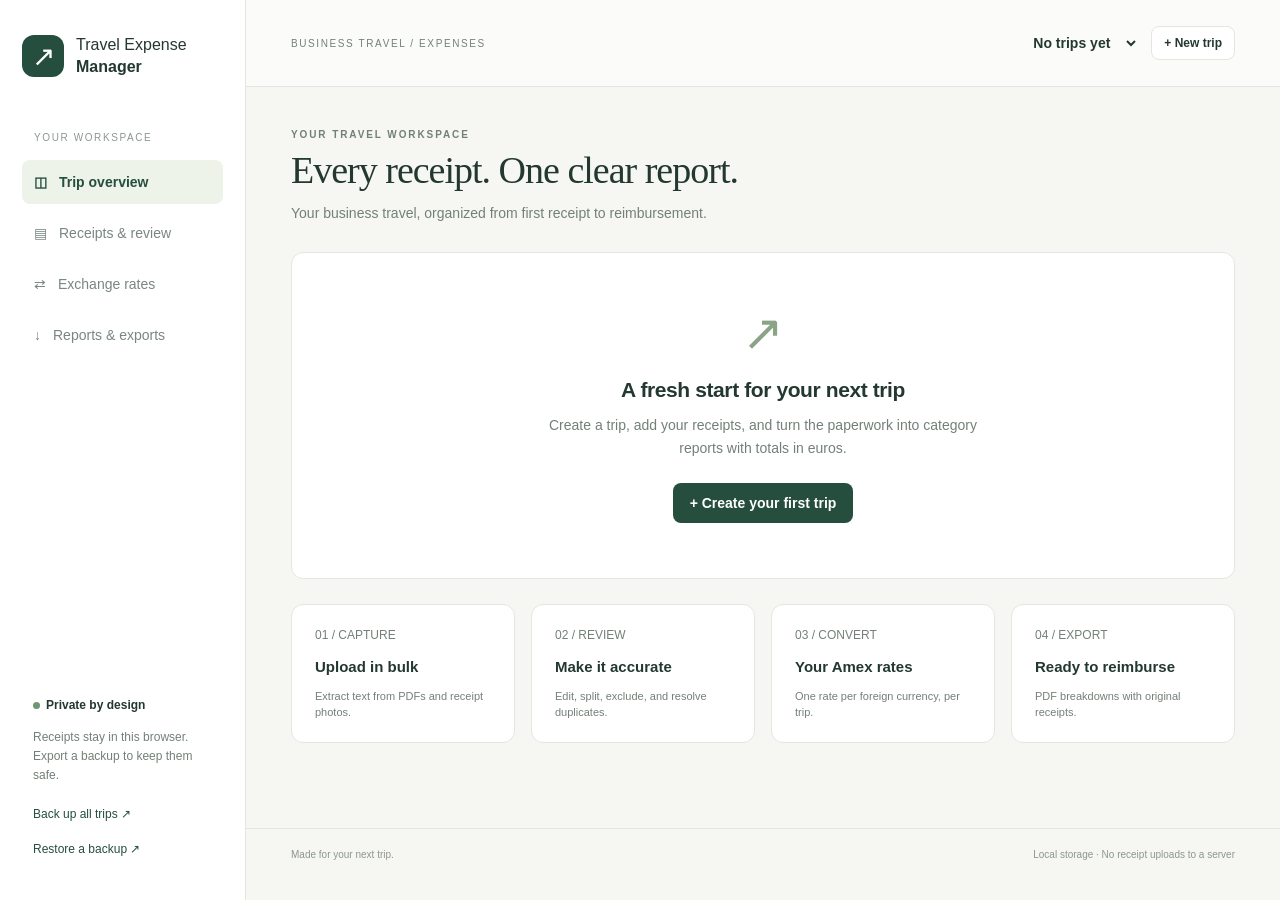
<file: travel-expense-manager/index.html>
<!doctype html>
<html lang="en"><head><meta charset="utf-8"><meta name="viewport" content="width=device-width, initial-scale=1"><title>Travel Expense Manager</title><meta name="description" content="Organize business travel receipts, review expenses, and export reimbursement reports in euros."><link rel="stylesheet" href="style.css"></head>
<body><aside><a class="brand" href="#"><span class="mark">↗</span><span>Travel Expense<br><strong>Manager</strong></span></a><div class="side-label">YOUR WORKSPACE</div><nav><button data-view="overview">◫ <span>Trip overview</span></button><button data-view="receipts">▤ <span>Receipts & review</span><b id="reviewBadge"></b></button><button data-view="rates">⇄ <span>Exchange rates</span></button><button data-view="reports">↓ <span>Reports & exports</span></button></nav><div class="side-bottom"><div class="privacy-dot"></div><strong>Private by design</strong><p>Receipts stay in this browser.<br>Export a backup to keep them safe.</p><button id="backup" class="side-action">Back up all trips ↗</button><button id="restore" class="side-action">Restore a backup ↗</button><input type="file" id="restoreFile" accept="application/json,.json" hidden></div></aside>
<div class="workspace"><header><span>BUSINESS TRAVEL / EXPENSES</span><div><label class="sr" for="tripSelect">Current trip</label><select id="tripSelect"></select><button class="secondary small" id="newTrip">+ New trip</button></div></header><main id="main"></main><footer>Made for your next trip. <span>Local storage · No receipt uploads to a server</span></footer></div>
<dialog id="tripDialog"><form id="tripForm"><div class="eyebrow">TRIP DETAILS</div><h2 id="tripDialogTitle">Where are you headed?</h2><label>Trip name<input name="name" placeholder="e.g. London client meetings" required maxlength="100"></label><div class="two"><label>Start date<input name="start" type="date" required></label><label>End date<input name="end" type="date" required></label></div><label>Business purpose<input name="purpose" placeholder="e.g. Quarterly client review" maxlength="300"></label><label>Traveler<input name="traveler" placeholder="Your name" maxlength="100"></label><div class="actions"><button type="button" class="secondary" id="cancelTrip">Cancel</button><button class="primary">Save trip</button></div></form></dialog>
<dialog id="receiptDialog"><div id="receiptEditor"></div></dialog><div id="toast" role="status"></div><div id="busy" hidden role="status"><div class="spinner"></div><strong id="busyTitle">Processing receipts</strong><p id="busyText">Preparing...</p></div>
<input type="file" id="fileInput" multiple accept=".pdf,.jpg,.jpeg,.png,.webp,.bmp,.tif,.tiff,image/*,application/pdf" hidden>
<script src="vendor/pdf-lib.min.js"></script><script src="vendor/tesseract.min.js"></script><script type="module" src="app.js?v=2"></script></body></html>
</file>
<file: travel-expense-manager/style.css>
:root{--ink:#23382f;--muted:#738077;--line:#e2e7e0;--green:#254e3e;--accent:#e7a16c;--bg:#f6f7f2;--warn:#a16b24;--danger:#a23c36}*{box-sizing:border-box}body{margin:0;background:var(--bg);color:var(--ink);font-family:Inter,ui-sans-serif,-apple-system,BlinkMacSystemFont,"Segoe UI",sans-serif;font-size:14px}button,input,select,textarea{font:inherit}button{cursor:pointer;border:0;border-radius:8px;transition:.15s}button:disabled{opacity:.5;cursor:not-allowed}button:hover:not(:disabled){filter:brightness(.96)}a{color:inherit}aside{position:fixed;left:0;top:0;bottom:0;width:246px;background:#fff;border-right:1px solid var(--line);padding:34px 22px;display:flex;flex-direction:column}.brand{text-decoration:none;display:flex;gap:12px;align-items:center;font-size:16px;line-height:1.4}.mark{display:grid;place-items:center;width:42px;height:42px;background:var(--green);color:white;border-radius:12px;font-size:28px}.side-label{font-size:10px;letter-spacing:1.6px;color:#8c968e;margin:53px 12px 17px}nav{display:grid;gap:7px}nav button{display:flex;gap:12px;align-items:center;text-align:left;background:transparent;padding:14px 12px;color:#7a867f}nav button.active{background:#edf3e9;color:var(--green);font-weight:600}nav b{font-size:11px;background:white;border-radius:5px;padding:2px 5px;margin-left:auto}.side-bottom{margin-top:auto;font-size:12px;line-height:1.7;padding:15px 11px 0}.side-bottom p{color:var(--muted)}.privacy-dot{width:7px;height:7px;display:inline-block;background:#6f9774;border-radius:100%;margin-right:6px}.side-action{background:transparent;display:block;font-size:12px;padding:7px 0;color:var(--green)}.workspace{margin-left:246px}header{height:87px;display:flex;align-items:center;justify-content:space-between;padding:0 45px;border-bottom:1px solid var(--line);background:#fff9}header>span{font-size:10px;letter-spacing:1.6px;color:var(--muted)}header>div{display:flex;align-items:center;gap:12px}header select{max-width:250px;background:transparent;border:0;font-weight:600}main{max-width:1480px;padding:42px 45px 60px;margin:auto}h1{font-family:Georgia,serif;font-weight:400;font-size:38px;letter-spacing:-1px;margin:8px 0 10px}h2{font-size:21px;letter-spacing:-.4px;margin:0 0 12px}h3{font-size:15px;margin:0 0 12px}p{line-height:1.6}.muted{color:var(--muted)}.eyebrow{font-size:10px;letter-spacing:1.9px;font-weight:600;color:var(--muted)}.page-heading{display:flex;justify-content:space-between;align-items:center;gap:18px;margin-bottom:28px}.page-heading p{margin:0;color:var(--muted)}.primary,.secondary,.danger{padding:12px 17px;font-weight:600;white-space:nowrap}.primary{background:var(--green);color:#fff}.secondary{background:white;border:1px solid var(--line);color:var(--ink)}.danger{background:#fff0ee;color:var(--danger)}.small{padding:9px 12px;font-size:12px}.stats{display:grid;grid-template-columns:repeat(4,1fr);gap:16px;margin:25px 0}.stat{padding:23px;background:white;border:1px solid var(--line);border-radius:12px}.stat label{font-size:12px;color:var(--muted)}.stat strong{font-size:30px;font-weight:500;letter-spacing:-1px;display:block;margin:12px 0 6px}.stat small{color:var(--muted);font-size:11px}.stat.featured{background:var(--green);color:white;border-color:var(--green)}.stat.featured label,.stat.featured small{color:#bfd3c2}.grid{display:grid;grid-template-columns:minmax(0,1.6fr) minmax(270px,1fr);gap:22px}.card{border:1px solid var(--line);border-radius:12px;background:white;padding:25px}.card-top{display:flex;justify-content:space-between;align-items:center;margin-bottom:22px}.card-top h2,.card-top h3{margin:0}.pill{font-size:10px;border-radius:20px;padding:6px 9px;background:#edf3e9;color:var(--green);font-weight:600}.pill.warn{color:var(--warn);background:#fff3df}.pill.error{color:var(--danger);background:#fff0ee}.drop{border:1.5px dashed #b9c9b7;background:#f8faf5;border-radius:10px;text-align:center;padding:30px 16px;cursor:pointer}.drop.drag{background:#e4eedf;border-color:var(--green)}.upload-icon{font-size:26px;margin-bottom:10px;color:var(--green)}.drop h3{margin:0 0 6px}.drop p{color:var(--muted);font-size:12px;margin:0 0 15px}.fine{font-size:11px;color:var(--muted);margin-top:12px}.category-row{display:flex;align-items:center;gap:11px;padding:14px 0;border-bottom:1px solid #eef0eb}.category-row:last-child{border:0}.cat-icon{width:31px;height:31px;display:grid;place-items:center;background:#f0f2eb;border-radius:8px;font-size:16px}.category-row strong{margin-left:auto;font-weight:500}.bar{height:4px;background:#eef2e9;border-radius:5px;margin-top:6px;width:100%}.bar i{height:4px;display:block;background:#8ca789;border-radius:5px}.notice{padding:15px 18px;border-radius:9px;background:#fff5e5;border:1px solid #eddfc7;color:#8b642f;font-size:12px;line-height:1.6;margin:18px 0}.notice.success{background:#edf4e9;border-color:#d8e7cf;color:var(--green)}.notice a,.notice button{font-weight:600}.link{background:transparent;padding:0;color:var(--green);text-decoration:underline}.steps{display:flex;gap:14px;padding:17px 0;border-bottom:1px solid var(--line)}.steps:last-child{border:0}.step-num{flex-shrink:0;width:26px;height:26px;border-radius:50%;background:#edf3e9;display:grid;place-items:center;font-size:11px}.steps p{font-size:12px;color:var(--muted);margin:5px 0 0}.steps h3{margin:2px 0 0;font-size:13px}.table-wrap{overflow-x:auto;border:1px solid var(--line);border-radius:12px;background:white}table{width:100%;border-collapse:collapse;text-align:left}th{font-size:10px;letter-spacing:.8px;color:var(--muted);padding:16px;background:#fafbf7;border-bottom:1px solid var(--line);white-space:nowrap}td{padding:17px 16px;border-bottom:1px solid #eff1eb;font-size:12px}tr:last-child td{border-bottom:0}.merchant{font-weight:600;font-size:13px}.sub{font-size:10px;color:var(--muted);margin-top:5px;max-width:220px;overflow:hidden;text-overflow:ellipsis;white-space:nowrap}.num{text-align:right;white-space:nowrap}.excluded{opacity:.5}.filters{display:flex;gap:10px;margin:20px 0;flex-wrap:wrap}.filters input{flex:1;min-width:170px}.empty{text-align:center;padding:55px 20px}.empty .empty-symbol{font-family:Georgia,serif;font-size:50px;line-height:1;color:#8ba486;margin-bottom:20px}.empty p{color:var(--muted);max-width:440px;margin:12px auto 24px}label{display:block;font-size:12px;color:var(--muted);margin-bottom:16px}input,select,textarea{border:1px solid #dce2d7;padding:11px 12px;border-radius:7px;background:white;color:var(--ink);max-width:100%}label input,label select,label textarea{display:block;width:100%;margin-top:7px}input:focus,select:focus,textarea:focus{outline:2px solid #a0b89b;outline-offset:1px}input[type=checkbox]{accent-color:var(--green);width:auto}textarea{resize:vertical;min-height:100px}.two{display:grid;grid-template-columns:1fr 1fr;gap:15px}.actions{display:flex;gap:10px;align-items:center;justify-content:flex-end;margin-top:24px;flex-wrap:wrap}dialog{border:1px solid var(--line);padding:30px;border-radius:14px;width:520px;max-width:95vw;max-height:92vh;color:var(--ink)}dialog::backdrop{background:#132b206e;backdrop-filter:blur(3px)}#receiptDialog{width:1100px}.editor-head{display:flex;justify-content:space-between;gap:15px;align-items:start;margin-bottom:20px}.editor-grid{display:grid;grid-template-columns:1fr 1fr;gap:25px}.preview{background:#edf0e8;border-radius:8px;overflow:hidden;min-height:420px}.preview img{width:100%;max-height:620px;object-fit:contain}.preview iframe{width:100%;height:620px;border:0}.split-row{display:flex;gap:8px;margin:8px 0;align-items:center}.split-row select{flex:1;min-width:90px}.split-row input{width:115px}.split-row button{background:transparent;color:var(--danger);font-size:21px}.checkbox{display:flex;gap:8px;align-items:center;color:var(--ink)}.rate-row{display:grid;grid-template-columns:90px 1fr 130px;gap:15px;align-items:center;padding:22px 0;border-bottom:1px solid var(--line)}.rate-row input{width:100%}.rate-row label{margin:0}.rate-row:last-child{border:0}.report-grid{display:grid;grid-template-columns:repeat(3,1fr);gap:16px}.report-card{padding:23px}.report-card .cat-icon{margin-bottom:17px}.report-card strong{font-size:25px;display:block;font-weight:500;margin:12px 0}.report-card .secondary{width:100%;margin-top:20px}.summary-card{display:flex;align-items:center;justify-content:space-between;gap:20px;margin-bottom:22px;background:#edf3e8}.summary-card p{color:var(--muted);margin:0}.detail-line{display:flex;justify-content:space-between;padding:12px 0;border-bottom:1px solid var(--line);font-size:12px}.detail-line span{color:var(--muted)}footer{display:flex;justify-content:space-between;padding:20px 45px;border-top:1px solid var(--line);font-size:10px;color:#8d978e}.toast{opacity:1!important;transform:translateY(0)!important}#toast{position:fixed;bottom:25px;left:50%;z-index:100;background:var(--ink);color:white;border-radius:9px;padding:14px 23px;max-width:90vw;opacity:0;transform:translateY(15px);transition:.2s;pointer-events:none}#busy{position:fixed;z-index:200;inset:0;background:#f6f7f2ee;display:flex;align-items:center;justify-content:center;flex-direction:column;backdrop-filter:blur(3px)}#busy[hidden]{display:none}#busy p{text-align:center;max-width:80vw;color:var(--muted)}.spinner{width:35px;height:35px;border:3px solid #dce5d5;border-top-color:var(--green);border-radius:50%;animation:spin 1s linear infinite;margin-bottom:22px}@keyframes spin{to{transform:rotate(360deg)}}.sr{position:absolute;width:1px;height:1px;overflow:hidden;clip:rect(0,0,0,0)}.trip-meta{display:flex;gap:18px;font-size:11px;color:var(--muted);margin-bottom:22px}.mobile-title{display:none}details{margin-top:16px}summary{cursor:pointer;font-size:12px;color:var(--muted)}.error-text{color:var(--danger);font-size:12px}.split-total{font-size:12px;display:flex;justify-content:space-between;margin-top:12px}.wide{width:100%}
@media(min-width:1500px){main{padding-top:55px}}@media(max-width:1100px){aside{width:210px;padding:25px 14px}.workspace{margin-left:210px}header{padding:0 25px}main{padding:30px 25px}.stats{grid-template-columns:repeat(2,1fr)}.grid{grid-template-columns:1fr}.report-grid{grid-template-columns:repeat(2,1fr)}.editor-grid{grid-template-columns:1fr 1fr}}@media(max-width:740px){aside{position:static;width:100%;padding:16px;border-right:0;border-bottom:1px solid var(--line)}.brand{font-size:12px}.brand br{display:none}.brand strong{margin-left:4px}.mark{width:30px;height:30px;font-size:21px}.side-label,.side-bottom{display:none}nav{display:flex;margin-top:15px;gap:4px;overflow:auto}nav button{padding:10px 8px;white-space:nowrap;font-size:11px;gap:6px}nav b{display:none}.workspace{margin-left:0}header{height:65px;padding:0 16px}header>span{display:none}header>div{width:100%;justify-content:space-between}main{padding:25px 16px}h1{font-size:30px}.page-heading{align-items:start}.page-heading>.primary{font-size:12px;padding:11px}.stats{gap:10px}.stat{padding:17px}.stat strong{font-size:25px}.card{padding:19px}.editor-grid{grid-template-columns:1fr}.preview{min-height:200px}.preview iframe{height:350px}.preview img{max-height:350px}.report-grid{grid-template-columns:1fr}.rate-row{grid-template-columns:60px 1fr}.rate-row>.muted{grid-column:2}.summary-card{display:block}.summary-card button{margin-top:15px}dialog{padding:20px}footer{padding:20px 16px;gap:20px}.trip-meta{flex-wrap:wrap;gap:9px}.two{gap:10px}}
</file>
